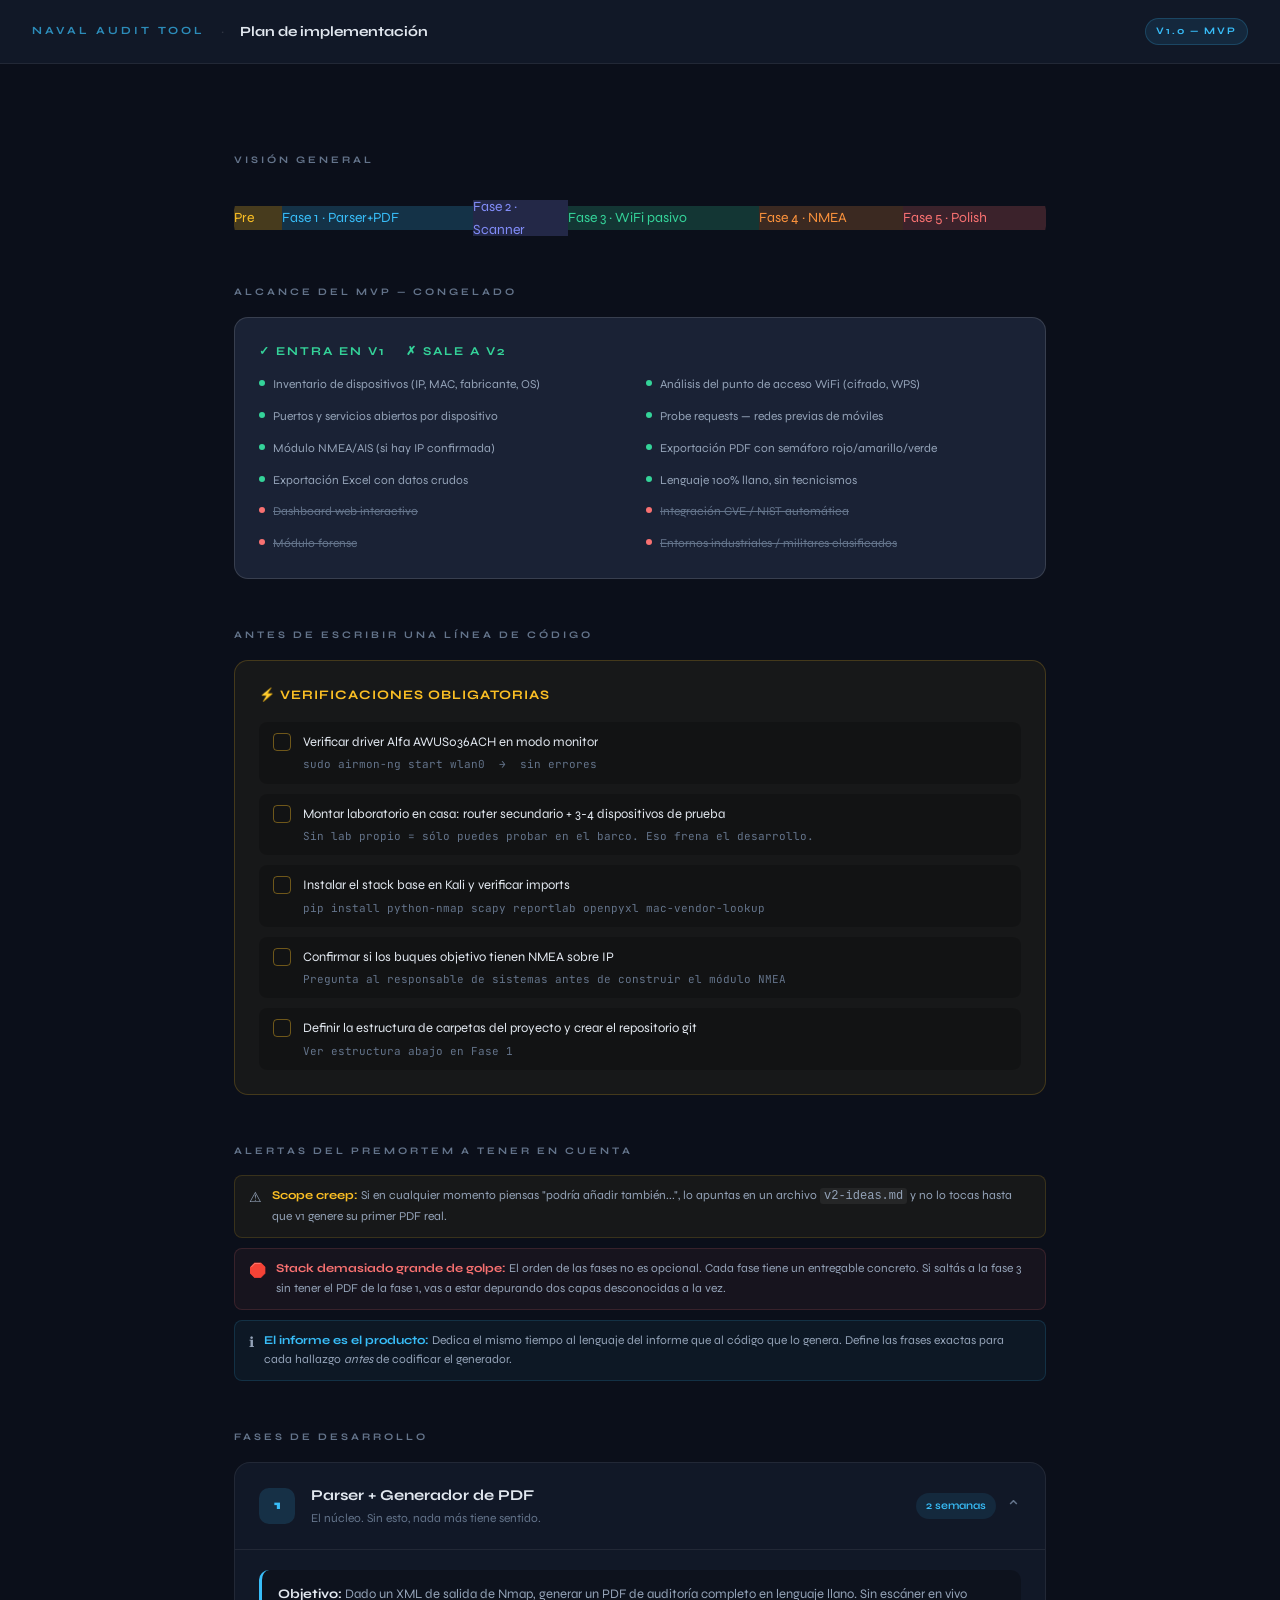
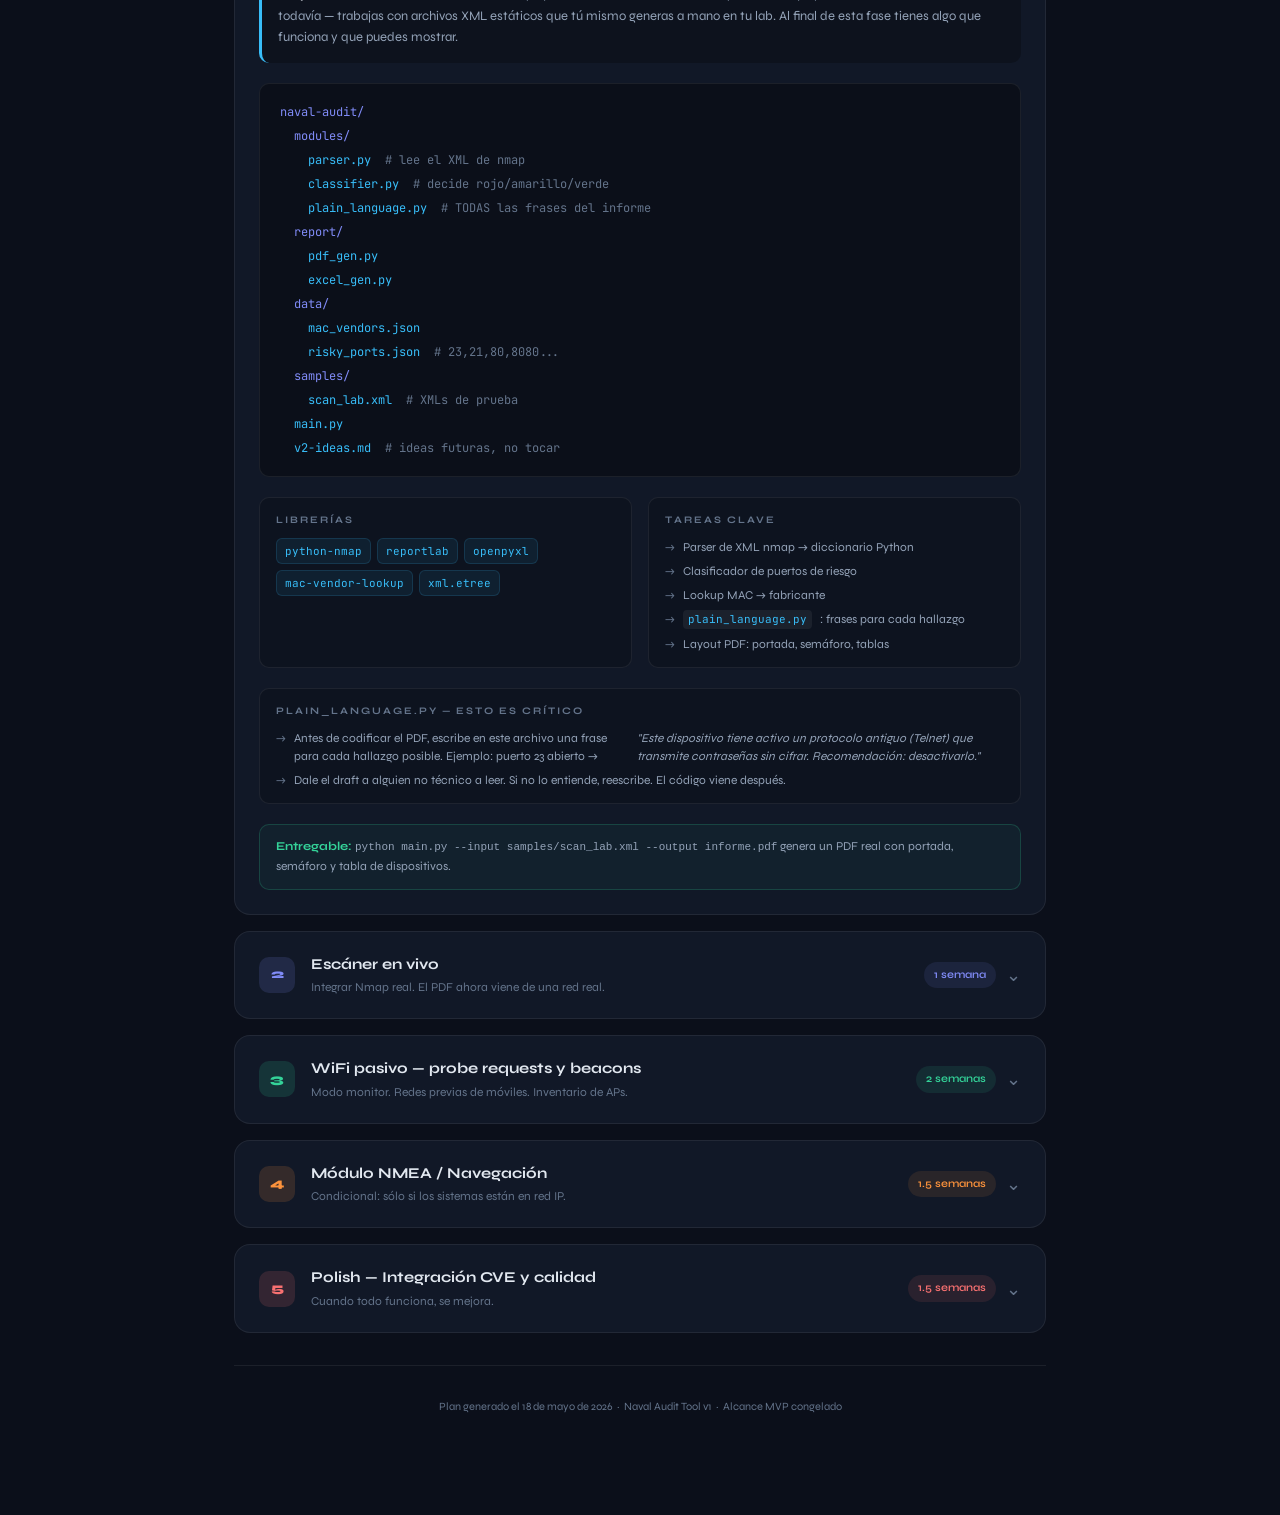
<file: plan-implementacion.html>
<!DOCTYPE html>
<html lang="es">
<head>
<meta charset="UTF-8">
<meta name="viewport" content="width=device-width, initial-scale=1.0">
<title>Plan de Implementación — Naval Audit Tool</title>
<style>
  @import url('https://fonts.googleapis.com/css2?family=JetBrains+Mono:wght@400;600&family=Syne:wght@400;600;700;800&display=swap');

  :root {
    --bg: #0b0f1a;
    --bg2: #111827;
    --bg3: #1a2235;
    --border: rgba(255,255,255,0.07);
    --border2: rgba(255,255,255,0.13);
    --text: #e2e8f0;
    --muted: #64748b;
    --accent: #38bdf8;
    --accent2: #818cf8;
    --green: #34d399;
    --amber: #fbbf24;
    --red: #f87171;
    --orange: #fb923c;
  }

  * { box-sizing: border-box; margin: 0; padding: 0; }
  body {
    background: var(--bg);
    color: var(--text);
    font-family: 'Syne', sans-serif;
    font-size: 14px;
    line-height: 1.65;
    padding: 0;
    min-height: 100vh;
  }

  /* HEADER */
  .top-bar {
    background: var(--bg2);
    border-bottom: 1px solid var(--border);
    padding: 18px 32px;
    display: flex;
    align-items: center;
    gap: 16px;
    position: sticky;
    top: 0;
    z-index: 100;
  }
  .top-bar .logo {
    font-size: 11px;
    font-weight: 700;
    letter-spacing: 3px;
    text-transform: uppercase;
    color: var(--accent);
    opacity: 0.7;
  }
  .top-bar .title {
    font-size: 14px;
    font-weight: 700;
    color: var(--text);
  }
  .top-bar .badge {
    margin-left: auto;
    background: rgba(56,189,248,0.1);
    color: var(--accent);
    font-size: 10px;
    font-weight: 700;
    letter-spacing: 2px;
    padding: 4px 10px;
    border-radius: 20px;
    border: 1px solid rgba(56,189,248,0.2);
    text-transform: uppercase;
  }

  .content { max-width: 860px; margin: 0 auto; padding: 40px 24px 80px; }

  /* SECTION TITLES */
  .section-label {
    font-size: 10px;
    font-weight: 700;
    letter-spacing: 3px;
    text-transform: uppercase;
    color: var(--muted);
    margin-bottom: 16px;
    margin-top: 48px;
  }

  /* PRE-PHASE CHECKLIST */
  .precheck {
    background: rgba(251,191,36,0.05);
    border: 1px solid rgba(251,191,36,0.2);
    border-radius: 14px;
    padding: 24px;
    margin-bottom: 40px;
  }
  .precheck-title {
    font-size: 13px;
    font-weight: 700;
    color: var(--amber);
    letter-spacing: 1px;
    text-transform: uppercase;
    margin-bottom: 16px;
    display: flex;
    align-items: center;
    gap: 8px;
  }
  .check-list { list-style: none; display: flex; flex-direction: column; gap: 10px; }
  .check-item {
    display: flex;
    gap: 12px;
    align-items: flex-start;
    padding: 10px 14px;
    background: rgba(0,0,0,0.2);
    border-radius: 8px;
    cursor: pointer;
    transition: background 0.15s;
  }
  .check-item:hover { background: rgba(251,191,36,0.07); }
  .check-item.done { opacity: 0.5; }
  .check-item.done .check-text { text-decoration: line-through; }
  .check-box {
    width: 18px;
    height: 18px;
    border: 1.5px solid rgba(251,191,36,0.4);
    border-radius: 4px;
    flex-shrink: 0;
    margin-top: 1px;
    display: flex;
    align-items: center;
    justify-content: center;
    transition: all 0.15s;
    font-size: 11px;
  }
  .check-item.done .check-box {
    background: var(--amber);
    border-color: var(--amber);
    color: #000;
  }
  .check-text { font-size: 13px; color: var(--text); }
  .check-sub { font-size: 11px; color: var(--muted); margin-top: 2px; font-family: 'JetBrains Mono', monospace; }

  /* PHASE CARDS */
  .phase-grid { display: flex; flex-direction: column; gap: 16px; }

  .phase-card {
    background: var(--bg2);
    border: 1px solid var(--border);
    border-radius: 16px;
    overflow: hidden;
    transition: border-color 0.2s;
  }
  .phase-card:hover { border-color: var(--border2); }
  .phase-card.active { border-color: rgba(56,189,248,0.3); }

  .phase-header {
    display: flex;
    align-items: center;
    gap: 16px;
    padding: 20px 24px;
    cursor: pointer;
    user-select: none;
  }

  .phase-num {
    width: 36px;
    height: 36px;
    border-radius: 10px;
    display: flex;
    align-items: center;
    justify-content: center;
    font-size: 13px;
    font-weight: 800;
    flex-shrink: 0;
  }
  .phase-0 .phase-num { background: rgba(251,191,36,0.15); color: var(--amber); }
  .phase-1 .phase-num { background: rgba(56,189,248,0.15); color: var(--accent); }
  .phase-2 .phase-num { background: rgba(129,140,248,0.15); color: var(--accent2); }
  .phase-3 .phase-num { background: rgba(52,211,153,0.15); color: var(--green); }
  .phase-4 .phase-num { background: rgba(251,146,60,0.15); color: var(--orange); }
  .phase-5 .phase-num { background: rgba(248,113,113,0.15); color: var(--red); }

  .phase-meta { flex: 1; }
  .phase-name { font-size: 15px; font-weight: 700; color: var(--text); }
  .phase-sub { font-size: 12px; color: var(--muted); margin-top: 2px; }

  .phase-right { display: flex; align-items: center; gap: 10px; }
  .time-badge {
    font-size: 11px;
    font-weight: 600;
    padding: 4px 10px;
    border-radius: 20px;
    white-space: nowrap;
  }
  .phase-0 .time-badge { background: rgba(251,191,36,0.1); color: var(--amber); }
  .phase-1 .time-badge { background: rgba(56,189,248,0.1); color: var(--accent); }
  .phase-2 .time-badge { background: rgba(129,140,248,0.1); color: var(--accent2); }
  .phase-3 .time-badge { background: rgba(52,211,153,0.1); color: var(--green); }
  .phase-4 .time-badge { background: rgba(251,146,60,0.1); color: var(--orange); }
  .phase-5 .time-badge { background: rgba(248,113,113,0.1); color: var(--red); }

  .chevron {
    color: var(--muted);
    font-size: 18px;
    transition: transform 0.2s;
    line-height: 1;
  }
  .phase-card.open .chevron { transform: rotate(180deg); }

  .phase-body {
    display: none;
    padding: 0 24px 24px;
    border-top: 1px solid var(--border);
  }
  .phase-card.open .phase-body { display: block; }

  /* INSIDE PHASE */
  .phase-body-inner { padding-top: 20px; display: grid; gap: 20px; }

  .goal-block {
    padding: 14px 16px;
    background: rgba(0,0,0,0.25);
    border-radius: 10px;
    border-left: 3px solid;
    font-size: 13px;
    color: #94a3b8;
  }
  .phase-1 .goal-block { border-color: var(--accent); }
  .phase-2 .goal-block { border-color: var(--accent2); }
  .phase-3 .goal-block { border-color: var(--green); }
  .phase-4 .goal-block { border-color: var(--orange); }
  .phase-5 .goal-block { border-color: var(--red); }
  .phase-0 .goal-block { border-color: var(--amber); }
  .goal-block strong { color: var(--text); }

  .two-col { display: grid; grid-template-columns: 1fr 1fr; gap: 16px; }
  @media (max-width: 560px) { .two-col { grid-template-columns: 1fr; } }

  .sub-card {
    background: rgba(0,0,0,0.2);
    border: 1px solid var(--border);
    border-radius: 10px;
    padding: 14px 16px;
  }
  .sub-card-title {
    font-size: 10px;
    font-weight: 700;
    letter-spacing: 2px;
    text-transform: uppercase;
    color: var(--muted);
    margin-bottom: 10px;
  }

  .task-list { list-style: none; display: flex; flex-direction: column; gap: 6px; }
  .task-item {
    font-size: 12px;
    color: #94a3b8;
    display: flex;
    align-items: flex-start;
    gap: 8px;
    line-height: 1.5;
  }
  .task-item::before {
    content: '→';
    color: var(--muted);
    flex-shrink: 0;
    margin-top: 0;
  }
  .task-item code {
    font-family: 'JetBrains Mono', monospace;
    font-size: 11px;
    background: rgba(255,255,255,0.06);
    padding: 1px 5px;
    border-radius: 4px;
    color: var(--accent);
  }

  .lib-list { display: flex; flex-wrap: wrap; gap: 6px; }
  .lib-tag {
    font-family: 'JetBrains Mono', monospace;
    font-size: 11px;
    background: rgba(56,189,248,0.08);
    color: var(--accent);
    border: 1px solid rgba(56,189,248,0.15);
    padding: 3px 8px;
    border-radius: 6px;
  }

  .deliverable {
    background: rgba(52,211,153,0.05);
    border: 1px solid rgba(52,211,153,0.2);
    border-radius: 10px;
    padding: 12px 16px;
    font-size: 12px;
    color: #94a3b8;
  }
  .deliverable strong { color: var(--green); }

  .warning-block {
    background: rgba(248,113,113,0.05);
    border: 1px solid rgba(248,113,113,0.2);
    border-radius: 10px;
    padding: 12px 16px;
    font-size: 12px;
    color: #94a3b8;
  }
  .warning-block strong { color: var(--red); }

  /* MVP SCOPE */
  .mvp-box {
    background: var(--bg3);
    border: 1px solid var(--border2);
    border-radius: 14px;
    padding: 24px;
    margin-bottom: 32px;
  }
  .mvp-title {
    font-size: 12px;
    font-weight: 700;
    letter-spacing: 2px;
    text-transform: uppercase;
    color: var(--green);
    margin-bottom: 14px;
  }
  .mvp-grid { display: grid; grid-template-columns: 1fr 1fr; gap: 12px; }
  @media (max-width: 560px) { .mvp-grid { grid-template-columns: 1fr; } }
  .mvp-item {
    display: flex;
    gap: 8px;
    align-items: flex-start;
    font-size: 12px;
    color: #94a3b8;
  }
  .mvp-dot {
    width: 6px; height: 6px;
    border-radius: 50%;
    background: var(--green);
    flex-shrink: 0;
    margin-top: 5px;
  }
  .mvp-x {
    width: 6px; height: 6px;
    border-radius: 50%;
    background: var(--red);
    flex-shrink: 0;
    margin-top: 5px;
  }
  .mvp-x ~ span { color: var(--muted); text-decoration: line-through; }

  /* FOLDER STRUCTURE */
  .folder-tree {
    font-family: 'JetBrains Mono', monospace;
    font-size: 12px;
    background: rgba(0,0,0,0.35);
    border: 1px solid var(--border);
    border-radius: 10px;
    padding: 16px 20px;
    color: #94a3b8;
    line-height: 2;
  }
  .folder-tree .dir { color: var(--accent2); }
  .folder-tree .file { color: var(--accent); }
  .folder-tree .comment { color: var(--muted); }

  /* PREMORTEM ALERTS */
  .pm-alerts { display: flex; flex-direction: column; gap: 10px; }
  .pm-alert {
    display: flex;
    gap: 10px;
    align-items: flex-start;
    padding: 10px 14px;
    border-radius: 8px;
    font-size: 12px;
    color: #94a3b8;
  }
  .pm-alert.amber { background: rgba(251,191,36,0.05); border: 1px solid rgba(251,191,36,0.15); }
  .pm-alert.red   { background: rgba(248,113,113,0.05); border: 1px solid rgba(248,113,113,0.15); }
  .pm-alert.blue  { background: rgba(56,189,248,0.05); border: 1px solid rgba(56,189,248,0.15); }
  .pm-alert .pm-icon { font-size: 14px; flex-shrink: 0; margin-top: 0; }

  /* TIMELINE BAR */
  .timeline {
    display: flex;
    align-items: center;
    gap: 0;
    margin: 32px 0;
    border-radius: 10px;
    overflow: hidden;
    height: 36px;
  }
  .tl-seg {
    display: flex;
    align-items: center;
    justify-content: center;
    font-size: 10px;
    font-weight: 700;
    letter-spacing: 1px;
    text-transform: uppercase;
    height: 100%;
    white-space: nowrap;
    overflow: hidden;
  }
  .tl-0 { background: rgba(251,191,36,0.25); color: var(--amber); flex: 0.5; }
  .tl-1 { background: rgba(56,189,248,0.2); color: var(--accent); flex: 2; }
  .tl-2 { background: rgba(129,140,248,0.2); color: var(--accent2); flex: 1; }
  .tl-3 { background: rgba(52,211,153,0.2); color: var(--green); flex: 2; }
  .tl-4 { background: rgba(251,146,60,0.2); color: var(--orange); flex: 1.5; }
  .tl-5 { background: rgba(248,113,113,0.2); color: var(--red); flex: 1.5; }

  hr.sep { border: none; border-top: 1px solid var(--border); margin: 32px 0; }

</style>
</head>
<body>

<div class="top-bar">
  <span class="logo">Naval Audit Tool</span>
  <span style="color:var(--border2)">·</span>
  <span class="title">Plan de implementación</span>
  <span class="badge">v1.0 — MVP</span>
</div>

<div class="content">

  <!-- TIMELINE -->
  <div class="section-label">Visión general</div>
  <div class="timeline">
    <div class="tl-0">Pre</div>
    <div class="tl-1">Fase 1 · Parser+PDF</div>
    <div class="tl-2">Fase 2 · Scanner</div>
    <div class="tl-3">Fase 3 · WiFi pasivo</div>
    <div class="tl-4">Fase 4 · NMEA</div>
    <div class="tl-5">Fase 5 · Polish</div>
  </div>

  <!-- MVP SCOPE -->
  <div class="section-label">Alcance del MVP — congelado</div>
  <div class="mvp-box">
    <div class="mvp-title">✓ Entra en v1 &nbsp;&nbsp; ✗ Sale a v2</div>
    <div class="mvp-grid">
      <div class="mvp-item"><div class="mvp-dot"></div><span>Inventario de dispositivos (IP, MAC, fabricante, OS)</span></div>
      <div class="mvp-item"><div class="mvp-dot"></div><span>Análisis del punto de acceso WiFi (cifrado, WPS)</span></div>
      <div class="mvp-item"><div class="mvp-dot"></div><span>Puertos y servicios abiertos por dispositivo</span></div>
      <div class="mvp-item"><div class="mvp-dot"></div><span>Probe requests — redes previas de móviles</span></div>
      <div class="mvp-item"><div class="mvp-dot"></div><span>Módulo NMEA/AIS (si hay IP confirmada)</span></div>
      <div class="mvp-item"><div class="mvp-dot"></div><span>Exportación PDF con semáforo rojo/amarillo/verde</span></div>
      <div class="mvp-item"><div class="mvp-dot"></div><span>Exportación Excel con datos crudos</span></div>
      <div class="mvp-item"><div class="mvp-dot"></div><span>Lenguaje 100% llano, sin tecnicismos</span></div>
      <div class="mvp-item"><div class="mvp-x"></div><span>Dashboard web interactivo</span></div>
      <div class="mvp-item"><div class="mvp-x"></div><span>Integración CVE / NIST automática</span></div>
      <div class="mvp-item"><div class="mvp-x"></div><span>Módulo forense</span></div>
      <div class="mvp-item"><div class="mvp-x"></div><span>Entornos industriales / militares clasificados</span></div>
    </div>
  </div>

  <!-- PRE-PHASE -->
  <div class="section-label">Antes de escribir una línea de código</div>
  <div class="precheck">
    <div class="precheck-title">⚡ Verificaciones obligatorias</div>
    <ul class="check-list" id="checks">
      <li class="check-item" onclick="toggleCheck(this)">
        <div class="check-box"></div>
        <div>
          <div class="check-text">Verificar driver Alfa AWUS036ACH en modo monitor</div>
          <div class="check-sub">sudo airmon-ng start wlan0 &nbsp;→&nbsp; sin errores</div>
        </div>
      </li>
      <li class="check-item" onclick="toggleCheck(this)">
        <div class="check-box"></div>
        <div>
          <div class="check-text">Montar laboratorio en casa: router secundario + 3-4 dispositivos de prueba</div>
          <div class="check-sub">Sin lab propio = sólo puedes probar en el barco. Eso frena el desarrollo.</div>
        </div>
      </li>
      <li class="check-item" onclick="toggleCheck(this)">
        <div class="check-box"></div>
        <div>
          <div class="check-text">Instalar el stack base en Kali y verificar imports</div>
          <div class="check-sub">pip install python-nmap scapy reportlab openpyxl mac-vendor-lookup</div>
        </div>
      </li>
      <li class="check-item" onclick="toggleCheck(this)">
        <div class="check-box"></div>
        <div>
          <div class="check-text">Confirmar si los buques objetivo tienen NMEA sobre IP</div>
          <div class="check-sub">Pregunta al responsable de sistemas antes de construir el módulo NMEA</div>
        </div>
      </li>
      <li class="check-item" onclick="toggleCheck(this)">
        <div class="check-box"></div>
        <div>
          <div class="check-text">Definir la estructura de carpetas del proyecto y crear el repositorio git</div>
          <div class="check-sub">Ver estructura abajo en Fase 1</div>
        </div>
      </li>
    </ul>
  </div>

  <!-- PREMORTEM ALERTS -->
  <div class="section-label">Alertas del premortem a tener en cuenta</div>
  <div class="pm-alerts" style="margin-bottom: 40px;">
    <div class="pm-alert amber">
      <span class="pm-icon">⚠</span>
      <span><strong style="color:var(--amber)">Scope creep:</strong> Si en cualquier momento piensas "podría añadir también...", lo apuntas en un archivo <code style="font-family:monospace;background:rgba(255,255,255,0.06);padding:1px 4px;border-radius:3px">v2-ideas.md</code> y no lo tocas hasta que v1 genere su primer PDF real.</span>
    </div>
    <div class="pm-alert red">
      <span class="pm-icon">🛑</span>
      <span><strong style="color:var(--red)">Stack demasiado grande de golpe:</strong> El orden de las fases no es opcional. Cada fase tiene un entregable concreto. Si saltás a la fase 3 sin tener el PDF de la fase 1, vas a estar depurando dos capas desconocidas a la vez.</span>
    </div>
    <div class="pm-alert blue">
      <span class="pm-icon">ℹ</span>
      <span><strong style="color:var(--accent)">El informe es el producto:</strong> Dedica el mismo tiempo al lenguaje del informe que al código que lo genera. Define las frases exactas para cada hallazgo <em>antes</em> de codificar el generador.</span>
    </div>
  </div>

  <!-- PHASES -->
  <div class="section-label">Fases de desarrollo</div>
  <div class="phase-grid">

    <!-- FASE 1 -->
    <div class="phase-card phase-1" id="p1">
      <div class="phase-header" onclick="togglePhase('p1')">
        <div class="phase-num">1</div>
        <div class="phase-meta">
          <div class="phase-name">Parser + Generador de PDF</div>
          <div class="phase-sub">El núcleo. Sin esto, nada más tiene sentido.</div>
        </div>
        <div class="phase-right">
          <span class="time-badge">2 semanas</span>
          <span class="chevron">⌄</span>
        </div>
      </div>
      <div class="phase-body">
        <div class="phase-body-inner">
          <div class="goal-block">
            <strong>Objetivo:</strong> Dado un XML de salida de Nmap, generar un PDF de auditoría completo en lenguaje llano. Sin escáner en vivo todavía — trabajas con archivos XML estáticos que tú mismo generas a mano en tu lab. Al final de esta fase tienes algo que funciona y que puedes mostrar.
          </div>

          <div class="folder-tree">
            <span class="dir">naval-audit/</span><br>
            &nbsp;&nbsp;<span class="dir">modules/</span><br>
            &nbsp;&nbsp;&nbsp;&nbsp;<span class="file">parser.py</span> &nbsp;<span class="comment"># lee el XML de nmap</span><br>
            &nbsp;&nbsp;&nbsp;&nbsp;<span class="file">classifier.py</span> &nbsp;<span class="comment"># decide rojo/amarillo/verde</span><br>
            &nbsp;&nbsp;&nbsp;&nbsp;<span class="file">plain_language.py</span> &nbsp;<span class="comment"># TODAS las frases del informe</span><br>
            &nbsp;&nbsp;<span class="dir">report/</span><br>
            &nbsp;&nbsp;&nbsp;&nbsp;<span class="file">pdf_gen.py</span><br>
            &nbsp;&nbsp;&nbsp;&nbsp;<span class="file">excel_gen.py</span><br>
            &nbsp;&nbsp;<span class="dir">data/</span><br>
            &nbsp;&nbsp;&nbsp;&nbsp;<span class="file">mac_vendors.json</span><br>
            &nbsp;&nbsp;&nbsp;&nbsp;<span class="file">risky_ports.json</span> &nbsp;<span class="comment"># 23,21,80,8080...</span><br>
            &nbsp;&nbsp;<span class="dir">samples/</span><br>
            &nbsp;&nbsp;&nbsp;&nbsp;<span class="file">scan_lab.xml</span> &nbsp;<span class="comment"># XMLs de prueba</span><br>
            &nbsp;&nbsp;<span class="file">main.py</span><br>
            &nbsp;&nbsp;<span class="file">v2-ideas.md</span> &nbsp;<span class="comment"># ideas futuras, no tocar</span>
          </div>

          <div class="two-col">
            <div class="sub-card">
              <div class="sub-card-title">Librerías</div>
              <div class="lib-list">
                <span class="lib-tag">python-nmap</span>
                <span class="lib-tag">reportlab</span>
                <span class="lib-tag">openpyxl</span>
                <span class="lib-tag">mac-vendor-lookup</span>
                <span class="lib-tag">xml.etree</span>
              </div>
            </div>
            <div class="sub-card">
              <div class="sub-card-title">Tareas clave</div>
              <ul class="task-list">
                <li class="task-item">Parser de XML nmap → diccionario Python</li>
                <li class="task-item">Clasificador de puertos de riesgo</li>
                <li class="task-item">Lookup MAC → fabricante</li>
                <li class="task-item"><code>plain_language.py</code>: frases para cada hallazgo</li>
                <li class="task-item">Layout PDF: portada, semáforo, tablas</li>
              </ul>
            </div>
          </div>

          <div class="sub-card">
            <div class="sub-card-title">plain_language.py — esto es crítico</div>
            <ul class="task-list">
              <li class="task-item">Antes de codificar el PDF, escribe en este archivo una frase para cada hallazgo posible. Ejemplo: puerto 23 abierto → <em>"Este dispositivo tiene activo un protocolo antiguo (Telnet) que transmite contraseñas sin cifrar. Recomendación: desactivarlo."</em></li>
              <li class="task-item">Dale el draft a alguien no técnico a leer. Si no lo entiende, reescribe. El código viene después.</li>
            </ul>
          </div>

          <div class="deliverable"><strong>Entregable:</strong> <code style="font-family:monospace;font-size:11px">python main.py --input samples/scan_lab.xml --output informe.pdf</code> genera un PDF real con portada, semáforo y tabla de dispositivos.</div>
        </div>
      </div>
    </div>

    <!-- FASE 2 -->
    <div class="phase-card phase-2" id="p2">
      <div class="phase-header" onclick="togglePhase('p2')">
        <div class="phase-num">2</div>
        <div class="phase-meta">
          <div class="phase-name">Escáner en vivo</div>
          <div class="phase-sub">Integrar Nmap real. El PDF ahora viene de una red real.</div>
        </div>
        <div class="phase-right">
          <span class="time-badge">1 semana</span>
          <span class="chevron">⌄</span>
        </div>
      </div>
      <div class="phase-body">
        <div class="phase-body-inner">
          <div class="goal-block">
            <strong>Objetivo:</strong> Sustituir el XML estático por un escaneo real de <code style="font-family:monospace;font-size:12px">python-nmap</code>. Conectado a tu lab, ejecutas el script y en 2 minutos tienes el PDF con los datos reales de esa red.
          </div>
          <div class="two-col">
            <div class="sub-card">
              <div class="sub-card-title">Añadir a módulos</div>
              <ul class="task-list">
                <li class="task-item">Nuevo <code>scanner.py</code>: wrapper de nmap</li>
                <li class="task-item">Detección de OS con <code>-O</code></li>
                <li class="task-item">Detección de versiones <code>-sV</code></li>
                <li class="task-item">Rango de IPs configurable</li>
                <li class="task-item">Timeout y manejo de errores</li>
              </ul>
            </div>
            <div class="sub-card">
              <div class="sub-card-title">Tipos de escaneo</div>
              <ul class="task-list">
                <li class="task-item">ARP scan — descubrimiento rápido de host</li>
                <li class="task-item">SYN scan — puertos sin completar handshake</li>
                <li class="task-item">UDP scan — servicios como SNMP, DNS</li>
                <li class="task-item">Script scan <code>--script vuln</code></li>
              </ul>
            </div>
          </div>
          <div class="warning-block"><strong>Ojo:</strong> Prueba siempre primero en tu red de casa. Nunca lleves código sin testear a un entorno naval.</div>
          <div class="deliverable"><strong>Entregable:</strong> <code style="font-family:monospace;font-size:11px">python main.py --scan 192.168.1.0/24</code> escanea la red y genera el PDF directamente.</div>
        </div>
      </div>
    </div>

    <!-- FASE 3 -->
    <div class="phase-card phase-3" id="p3">
      <div class="phase-header" onclick="togglePhase('p3')">
        <div class="phase-num">3</div>
        <div class="phase-meta">
          <div class="phase-name">WiFi pasivo — probe requests y beacons</div>
          <div class="phase-sub">Modo monitor. Redes previas de móviles. Inventario de APs.</div>
        </div>
        <div class="phase-right">
          <span class="time-badge">2 semanas</span>
          <span class="chevron">⌄</span>
        </div>
      </div>
      <div class="phase-body">
        <div class="phase-body-inner">
          <div class="goal-block">
            <strong>Prerequisito BLOQUEANTE:</strong> El driver de la Alfa debe funcionar en modo monitor. Si no pasó la verificación pre-fase, esta fase no empieza. No hay workaround.
          </div>
          <div class="two-col">
            <div class="sub-card">
              <div class="sub-card-title">Módulo wifi_passive.py</div>
              <ul class="task-list">
                <li class="task-item">Activar modo monitor: <code>wlan0mon</code></li>
                <li class="task-item">Capturar beacons → inventario de APs</li>
                <li class="task-item">Capturar probe requests → SSIDs previos</li>
                <li class="task-item">Captura por tiempo configurable (ej. 3 min)</li>
                <li class="task-item">Desactivar monitor al terminar</li>
              </ul>
            </div>
            <div class="sub-card">
              <div class="sub-card-title">Qué se extrae</div>
              <ul class="task-list">
                <li class="task-item">SSID + BSSID + canal + cifrado de cada AP</li>
                <li class="task-item">WPS habilitado: sí/no</li>
                <li class="task-item">Por cada dispositivo visto: MACs + redes que busca</li>
                <li class="task-item">Fabricante del dispositivo (MAC lookup)</li>
                <li class="task-item">Señal de alerta si SSID contiene nombre de base</li>
              </ul>
            </div>
          </div>
          <div class="sub-card">
            <div class="sub-card-title">En el informe PDF — sección de perfiles</div>
            <ul class="task-list">
              <li class="task-item">Tabla: dispositivo · fabricante · redes buscadas</li>
              <li class="task-item">Alerta si algún SSID buscado parece red corporativa o base</li>
              <li class="task-item">Resumen: "Se detectaron X dispositivos buscando Y redes distintas"</li>
            </ul>
          </div>
          <div class="deliverable"><strong>Entregable:</strong> <code style="font-family:monospace;font-size:11px">python main.py --passive --duration 180</code> captura en modo monitor 3 minutos y añade la sección de perfiles WiFi al informe.</div>
        </div>
      </div>
    </div>

    <!-- FASE 4 -->
    <div class="phase-card phase-4" id="p4">
      <div class="phase-header" onclick="togglePhase('p4')">
        <div class="phase-num">4</div>
        <div class="phase-meta">
          <div class="phase-name">Módulo NMEA / Navegación</div>
          <div class="phase-sub">Condicional: sólo si los sistemas están en red IP.</div>
        </div>
        <div class="phase-right">
          <span class="time-badge">1.5 semanas</span>
          <span class="chevron">⌄</span>
        </div>
      </div>
      <div class="phase-body">
        <div class="phase-body-inner">
          <div class="goal-block">
            <strong>Prerequisito:</strong> Confirmación de que existe un multiplexor NMEA con salida TCP en el buque objetivo. Si no hay IP en NMEA, esta fase no aplica y se puede saltar directamente a la 5.
          </div>
          <div class="two-col">
            <div class="sub-card">
              <div class="sub-card-title">Módulo nmea.py</div>
              <ul class="task-list">
                <li class="task-item">Escaneo de puerto TCP 10110 en la subred</li>
                <li class="task-item">Conexión y lectura de sentencias NMEA</li>
                <li class="task-item">Parser: GGA, RMC, VHW, DPT, MWV</li>
                <li class="task-item">Detección de dispositivos AIS en red</li>
                <li class="task-item">Check de autenticación: ¿requiere credenciales?</li>
              </ul>
            </div>
            <div class="sub-card">
              <div class="sub-card-title">En el informe — sección navegación</div>
              <ul class="task-list">
                <li class="task-item">Listado de dispositivos NMEA accesibles</li>
                <li class="task-item">¿Tienen autenticación? sí/no → rojo si no</li>
                <li class="task-item">Interfaces web encontradas (Garmin, Furuno...)</li>
                <li class="task-item">Credenciales por defecto detectadas → CRÍTICO</li>
                <li class="task-item">Firmware desactualizado si versión visible</li>
              </ul>
            </div>
          </div>
          <div class="warning-block"><strong>Importante:</strong> Este módulo es sólo lectura. No modificar configuración ni inyectar datos, aunque sea técnicamente posible. Los hallazgos van al informe, no se actúa sobre ellos.</div>
          <div class="deliverable"><strong>Entregable:</strong> Sección "Sistemas de Navegación" en el PDF con hallazgos de AIS, plotters y multiplexores accesibles.</div>
        </div>
      </div>
    </div>

    <!-- FASE 5 -->
    <div class="phase-card phase-5" id="p5">
      <div class="phase-header" onclick="togglePhase('p5')">
        <div class="phase-num">5</div>
        <div class="phase-meta">
          <div class="phase-name">Polish — Integración CVE y calidad</div>
          <div class="phase-sub">Cuando todo funciona, se mejora.</div>
        </div>
        <div class="phase-right">
          <span class="time-badge">1.5 semanas</span>
          <span class="chevron">⌄</span>
        </div>
      </div>
      <div class="phase-body">
        <div class="phase-body-inner">
          <div class="goal-block">
            <strong>Objetivo:</strong> Con v1 funcionando y probado en real, mejorar la calidad del output. Añadir consultas a CVE/NIST para enriquecer los hallazgos con datos oficiales. Afinar el lenguaje del informe basado en feedback real.
          </div>
          <div class="two-col">
            <div class="sub-card">
              <div class="sub-card-title">Integración CVE/NIST</div>
              <ul class="task-list">
                <li class="task-item">API pública de NVD: <code>services.nvd.nist.gov</code></li>
                <li class="task-item">Buscar por CPE el software/versión detectado</li>
                <li class="task-item">Añadir CVSSv3 score al hallazgo</li>
                <li class="task-item">Cachear resultados localmente</li>
              </ul>
            </div>
            <div class="sub-card">
              <div class="sub-card-title">Mejoras de informe</div>
              <ul class="task-list">
                <li class="task-item">Historial: comparar con escaneo anterior</li>
                <li class="task-item">"Novedades desde el último informe"</li>
                <li class="task-item">Portada configurable: nombre buque, fecha, operador</li>
                <li class="task-item">Modo resumen ejecutivo (1 página)</li>
              </ul>
            </div>
          </div>
          <div class="deliverable"><strong>Entregable:</strong> Herramienta completa, probada en lab y en entorno real naval, con informe que un mando no técnico puede leer y entender en menos de 5 minutos.</div>
        </div>
      </div>
    </div>

  </div><!-- /phase-grid -->

  <hr class="sep">
  <div style="text-align:center;font-size:11px;color:var(--muted);padding-bottom:20px">
    Plan generado el 18 de mayo de 2026 &nbsp;·&nbsp; Naval Audit Tool v1 &nbsp;·&nbsp; Alcance MVP congelado
  </div>

</div>

<script>
  function togglePhase(id) {
    const card = document.getElementById(id);
    card.classList.toggle('open');
  }
  function toggleCheck(el) {
    el.classList.toggle('done');
    const box = el.querySelector('.check-box');
    box.textContent = el.classList.contains('done') ? '✓' : '';
  }
  // Open fase 1 by default
  document.getElementById('p1').classList.add('open');
</script>

</body>
</html>
</file>
